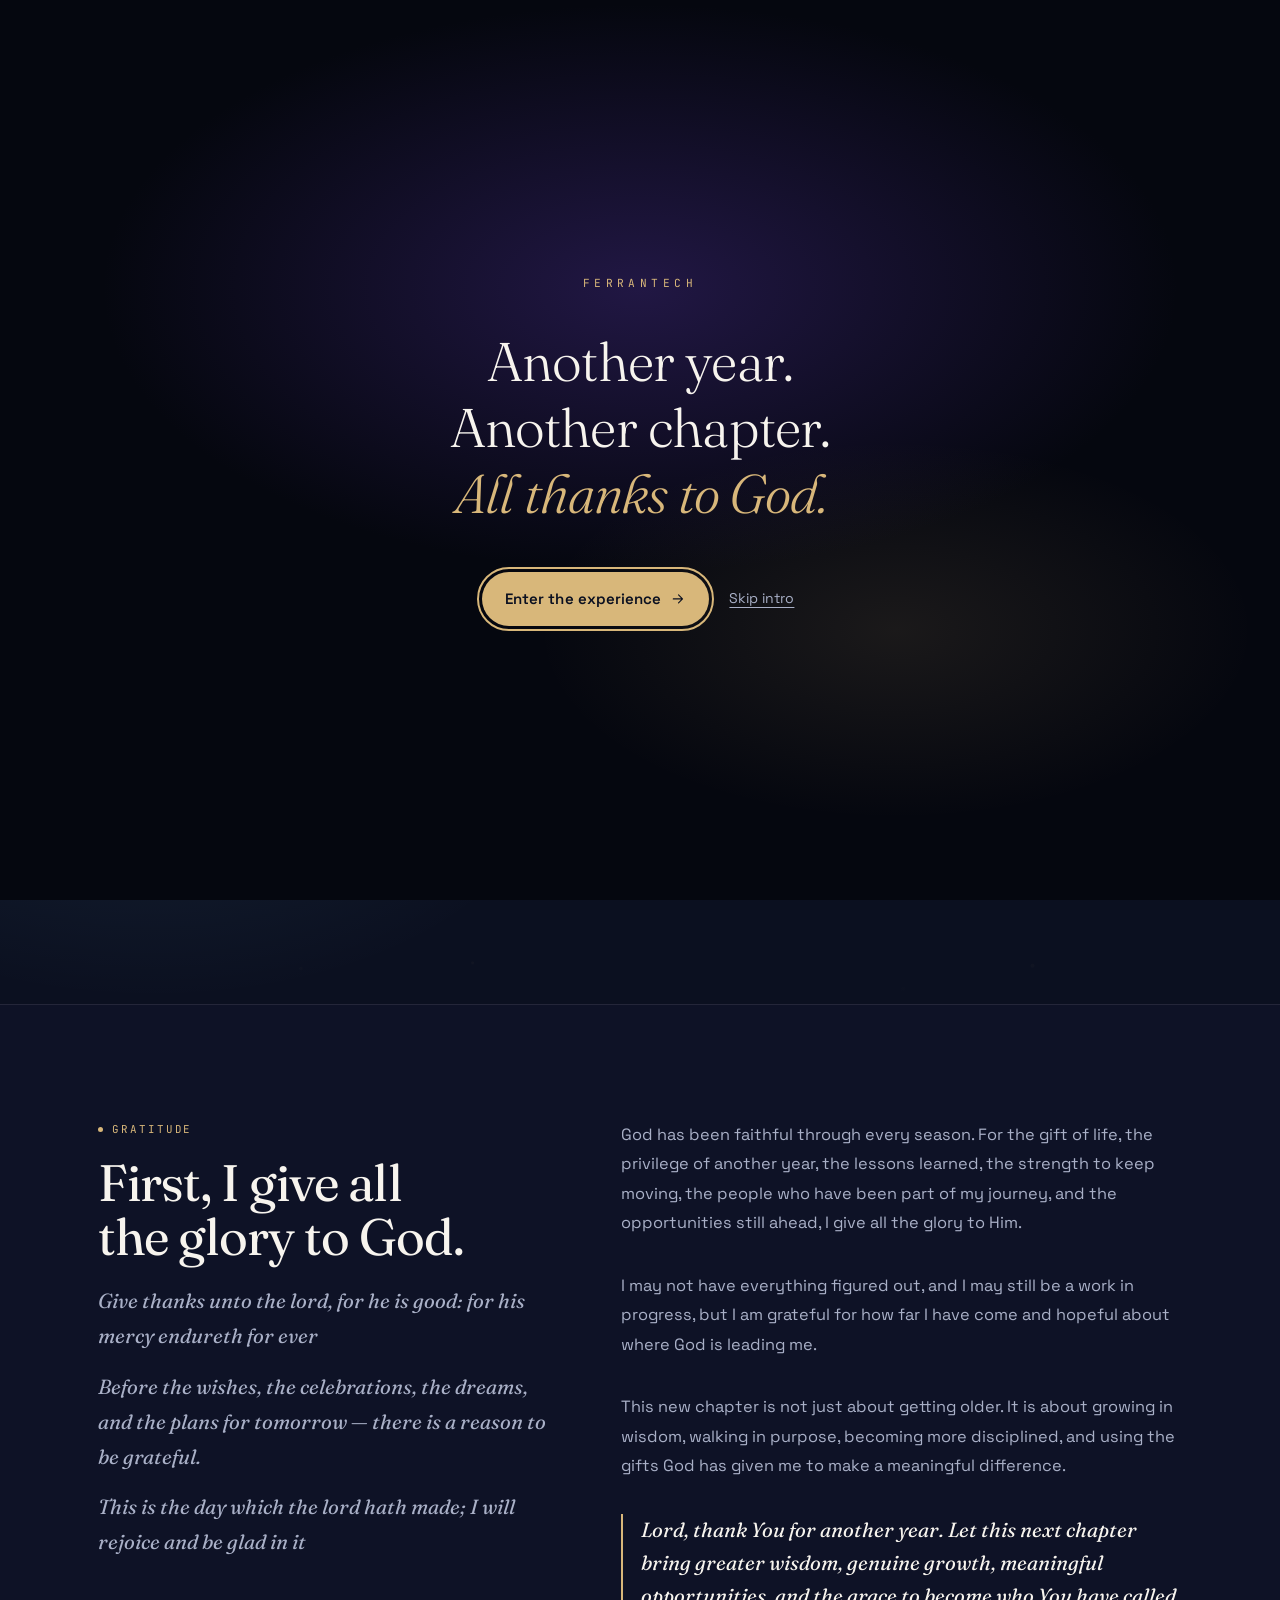
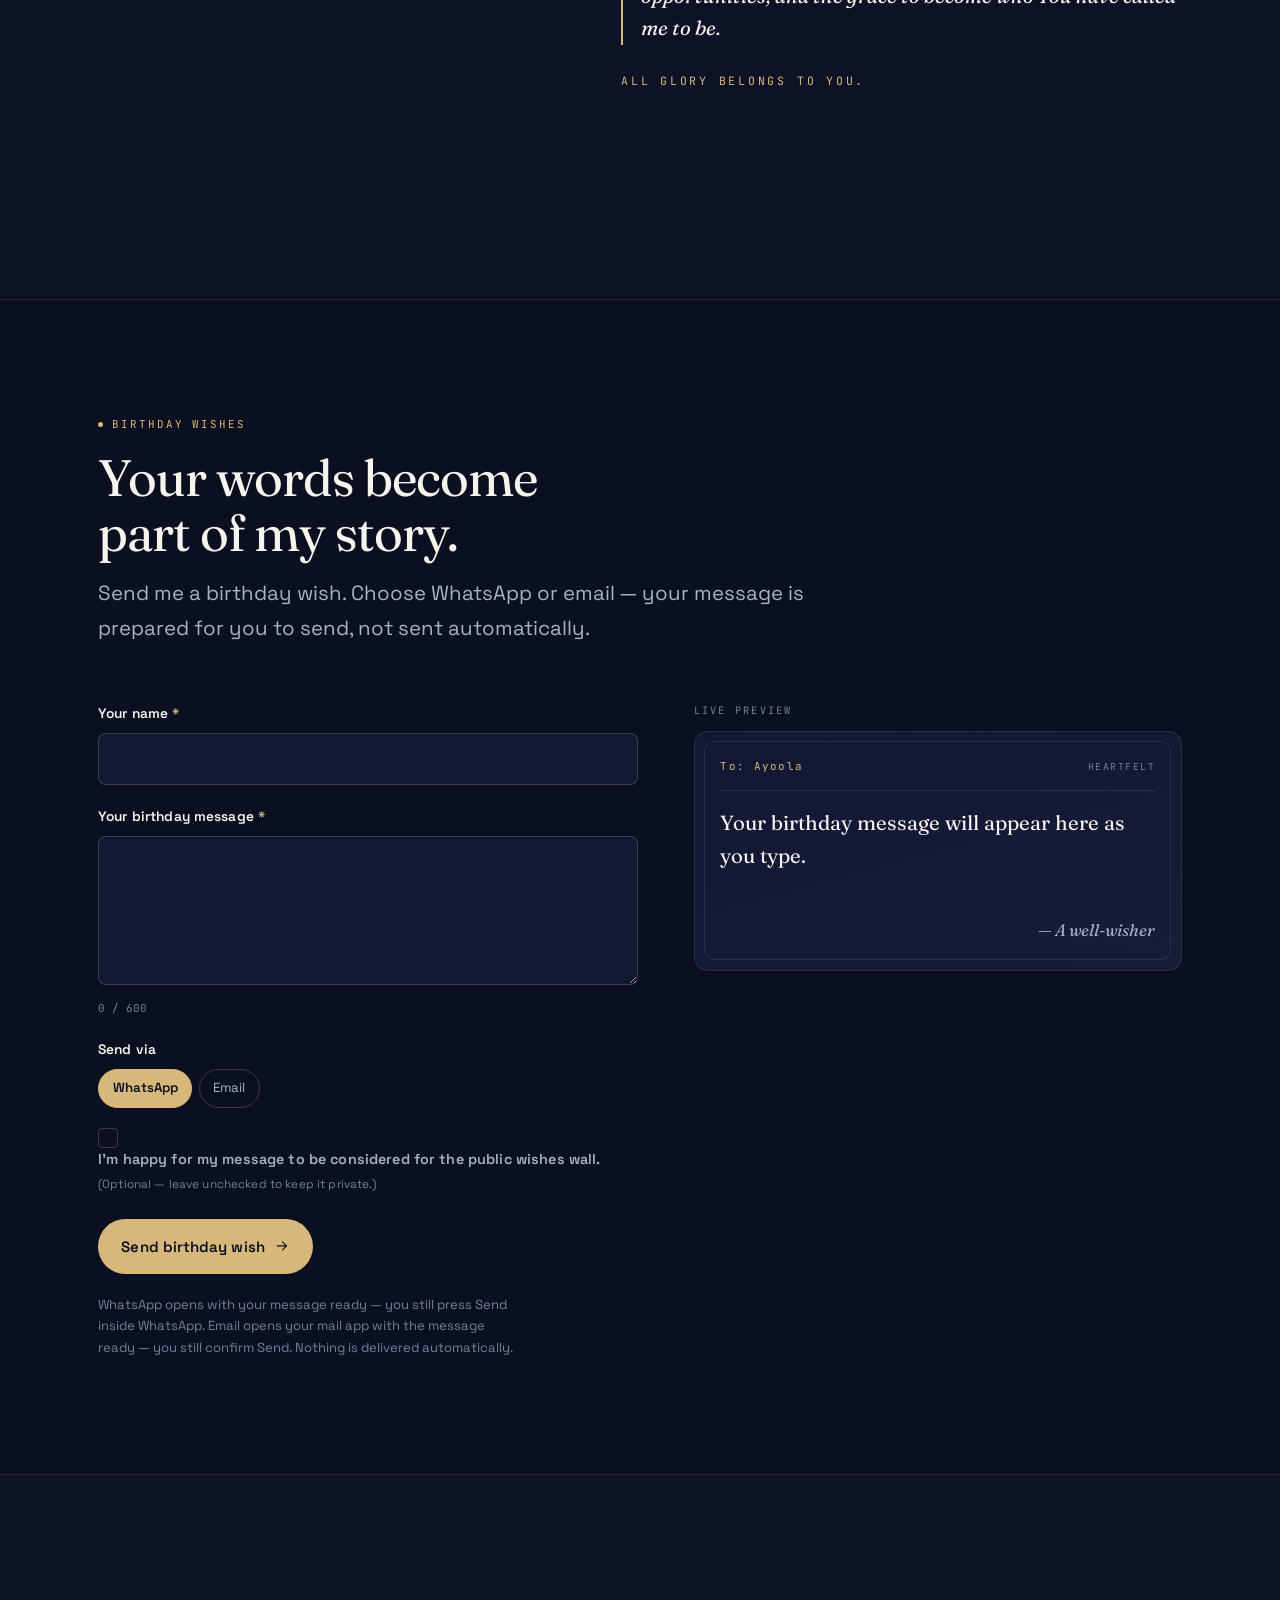
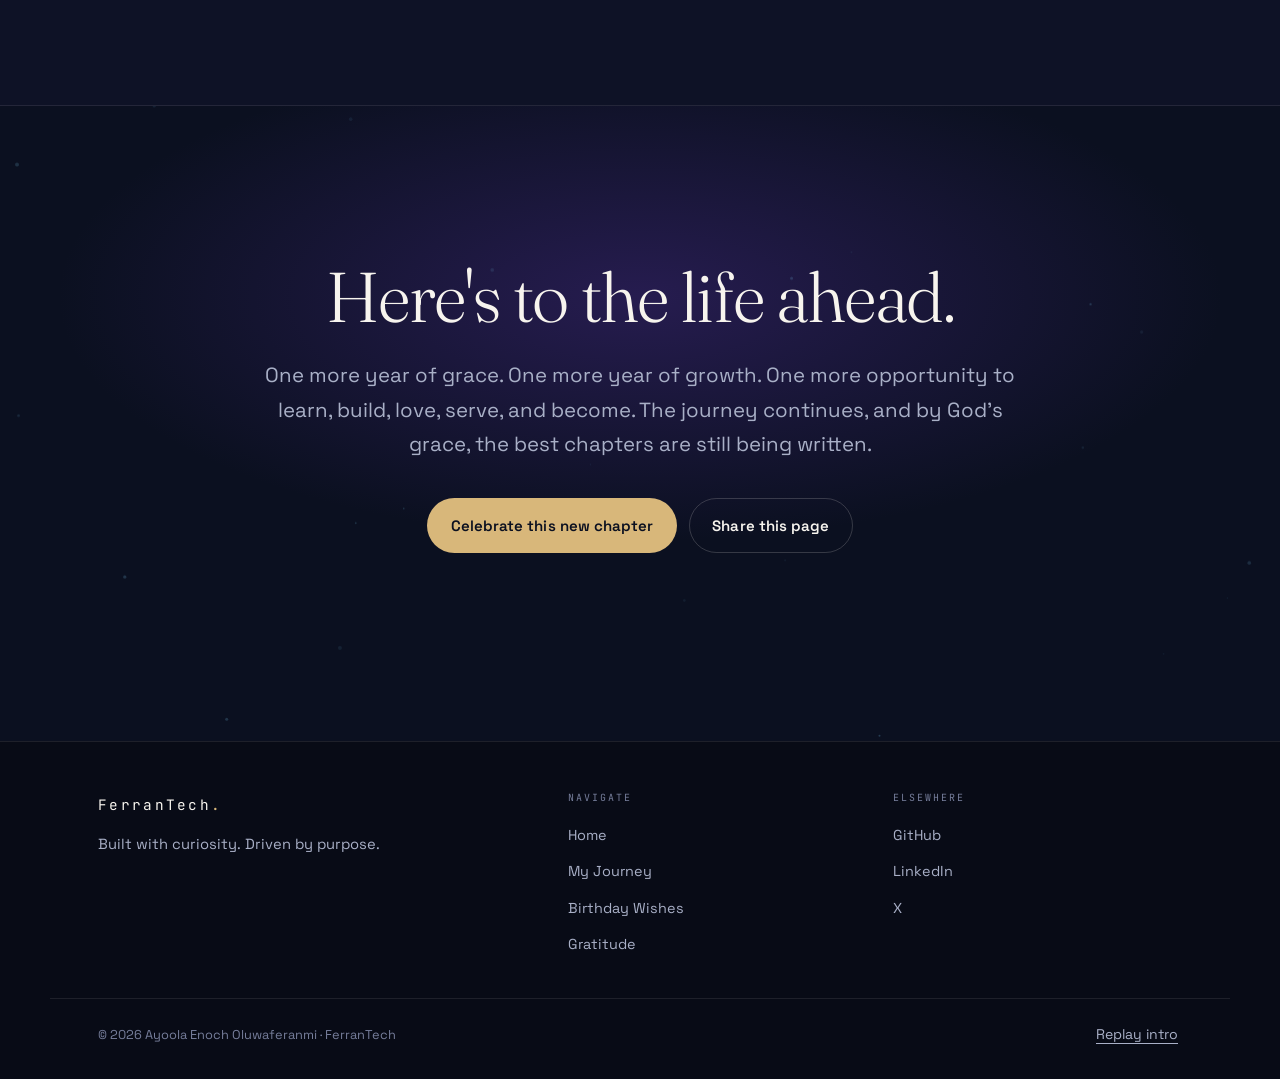
<file: index.html>
<!doctype html>
<html lang="en">
<head>
<meta charset="utf-8">
<meta name="viewport" content="width=device-width, initial-scale=1">

<title>Ayoola Enoch Oluwaferanmi · 19 October 2026 · FerranTech</title>
<meta name="description" content="A birthday experience for Ayoola Enoch Oluwaferanmi — gratitude to God, a year of growth, and the FerranTech story. 19 October 2026.">
<meta name="author" content="Ayoola Enoch Oluwaferanmi">
<meta name="theme-color" content="#0B1020">

<meta property="og:type" content="website">
<meta property="og:title" content="Ayoola Enoch Oluwaferanmi · 19 October 2026">
<meta property="og:description" content="Another year. Another chapter. All thanks to God. A birthday experience from FerranTech.">
<meta property="og:image" content="assets/img/og-birthday.png">
<meta name="twitter:card" content="summary_large_image">
<meta name="twitter:title" content="Ayoola Enoch Oluwaferanmi · 19 October 2026">
<meta name="twitter:description" content="Another year. Another chapter. All thanks to God.">
<meta name="twitter:image" content="assets/img/og-birthday.png">

<link rel="icon" href="data:image/svg+xml,%3Csvg xmlns='http://www.w3.org/2000/svg' viewBox='0 0 64 64'%3E%3Crect width='64' height='64' rx='14' fill='%230B1020'/%3E%3Ctext x='32' y='45' font-family='Georgia,serif' font-size='34' fill='%23D8B77A' text-anchor='middle'%3EF%3C/text%3E%3C/svg%3E">

<link rel="preconnect" href="https://fonts.googleapis.com">
<link rel="preconnect" href="https://fonts.gstatic.com" crossorigin>
<link href="https://fonts.googleapis.com/css2?family=Fraunces:ital,opsz,wght@0,9..144,300..600;1,9..144,300..600&family=Space+Grotesk:wght@400..600&family=JetBrains+Mono:wght@400..500&display=swap" rel="stylesheet">

<link rel="stylesheet" href="assets/css/styles.css">

<script>
  (function () {
    var d = document.documentElement;
    d.classList.add('js');
  })();
</script>

<script src="assets/css/js/data.js" defer></script>
<script src="assets/css/js/main.js" defer></script>
</head>

<body>

<a class="skip-link" href="#main">Skip to main content</a>

<!-- ============================== CINEMATIC INTRO ============================== -->
<div class="intro" id="intro" role="dialog" aria-modal="true" aria-labelledby="intro-title">
  <div class="intro-glow" aria-hidden="true"></div>

  <div class="intro-inner">
    <p class="intro-signature">FerranTech</p>

    <h1 class="intro-title" id="intro-title">
      <span class="intro-line" style="--i:0">Another year.</span>
      <span class="intro-line" style="--i:1">Another chapter.</span>
      <span class="intro-line intro-line--gold" style="--i:2">All thanks to God.</span>
    </h1>

    <div class="intro-actions">
      <button class="btn btn-gold" type="button" id="intro-enter">
        Enter the experience
        <svg class="icon" viewBox="0 0 24 24" aria-hidden="true"><path d="M5 12h14M13 6l6 6-6 6"/></svg>
      </button>
      <button class="link-quiet" type="button" id="intro-skip">Skip intro</button>
    </div>
  </div>
</div>

<!-- ============================== HEADER ============================== -->
<div class="progress-track" aria-hidden="true"><div class="progress-bar" id="progress-bar"></div></div>

<header class="site-header" id="site-header">
  <div class="container header-inner">
    <a class="brand" href="#home" aria-label="FerranTech — back to top">
      FerranTech<span class="brand-dot" aria-hidden="true">.</span>
    </a>

    <nav class="nav-desktop" aria-label="Primary">
      <ul>
        <li><a href="#home">Home</a></li>
        <li><a href="#gallery">Gallery</a></li>
        <li><a href="#wishes">Birthday Wishes</a></li>
        <li><a href="#thanksgiving">Gratitude</a></li>
      </ul>
    </nav>

    <button class="menu-toggle" id="menu-toggle" type="button"
            aria-expanded="false" aria-controls="mobile-menu" aria-label="Open menu">
      <span class="menu-bars" aria-hidden="true"><i></i><i></i></span>
    </button>
  </div>
</header>

<nav class="mobile-menu" id="mobile-menu" aria-label="Mobile">
  <ul>
    <li><a href="#home">Home</a></li>
    <li><a href="#journey">My Journey</a></li>
    <li><a href="#ferrantech">FerranTech</a></li>
    <li><a href="#wishes">Birthday Wishes</a></li>
    <li><a href="#thanksgiving">Thanksgiving</a></li>
  </ul>
</nav>

<main id="main">

  <!-- ============================== HERO ============================== -->
  <section class="hero" id="home">
    <canvas class="hero-canvas" id="hero-canvas" aria-hidden="true"></canvas>
    <div class="hero-veil" aria-hidden="true"></div>

    <div class="container hero-grid">
      <div class="hero-copy">
        <p class="eyebrow"><span class="eyebrow-dot" aria-hidden="true"></span>19 · October · 2026</p>

        <h1 class="hero-name">
          <span class="hn-line">Ayoola Enoch</span>
          <span class="hn-line hn-line--accent">Oluwaferanmi</span>
        </h1>

        <p class="hero-tagline">Growing in Grace. Building with Purpose. Becoming More.</p>

        <div class="hero-actions">
          <a class="btn btn-gold" href="#journey">
            Enter my birthday experience
            <svg class="icon" viewBox="0 0 24 24" aria-hidden="true"><path d="M5 12h14M13 6l6 6-6 6"/></svg>
          </a>
          <a class="btn btn-ghost" href="#thanksgiving">A moment of gratitude</a>
        </div>
        <p class="hero-tagline">Next Celebration: October 19, 2027 <br>The countdown to version 19.0 begins</p>
        <div class="countdown" id="countdown" aria-live="polite">
          <!-- populated by main.js -->
        </div>
      </div>

      <div class="hero-portrait-wrap">
        <div class="portrait" id="portrait">
          <div class="portrait-fallback" aria-hidden="true">
            <span class="pf-mark">F</span>
            <span class="pf-label">Portrait placeholder<br><code>assets/img/portrait.jpg</code></span>
          </div>
          <img class="portrait-img" id="portrait-img"
               src="IMG/matric.png"
               alt="Portrait of Ayoola Enoch Oluwaferanmi"
               width="900" height="1200" decoding="async">
          <span class="portrait-frame" aria-hidden="true"></span>
          <span class="portrait-badge" aria-hidden="true">FerranTech</span>
        </div>
        <p class="portrait-note">Ayoola Enoch Oluwaferanmi · 2026</p>
      </div>
    </div>

    <a class="scroll-cue" href="#thanksgiving" aria-label="Scroll to the gratitude section">
      <span class="scroll-cue-line" aria-hidden="true"></span>
      <span class="scroll-cue-text">Discover the story</span>
    </a>
  </section>

  <!-- ============================== THANKSGIVING ============================== -->
  <section class="section thanksgiving" id="thanksgiving">
    <div class="container thanks-grid">
      <div class="thanks-intro" data-reveal>
        <p class="eyebrow"><span class="eyebrow-dot" aria-hidden="true"></span>Gratitude</p>
        <h2 class="thanks-title">First, I give all the glory to God.</h2>
        <p class="thanks-sub">Give thanks unto the lord, for he is good: for his mercy endureth for ever</p>
        <p class="thanks-sub">Before the wishes, the celebrations, the dreams, and the plans for tomorrow — there is a reason to be grateful.</p>
        <p class="thanks-sub">This is the day which the lord hath made; I will rejoice and be glad in it</p>
      </div>

      <div class="thanks-body">
        <p data-reveal>God has been faithful through every season. For the gift of life, the privilege of another year, the lessons learned, the strength to keep moving, the people who have been part of my journey, and the opportunities still ahead, I give all the glory to Him.</p>

        <p data-reveal>I may not have everything figured out, and I may still be a work in progress, but I am grateful for how far I have come and hopeful about where God is leading me.</p>

        <p data-reveal>This new chapter is not just about getting older. It is about growing in wisdom, walking in purpose, becoming more disciplined, and using the gifts God has given me to make a meaningful difference.</p>

        <p class="thanks-prayer-line" data-reveal>Lord, thank You for another year. Let this next chapter bring greater wisdom, genuine growth, meaningful opportunities, and the grace to become who You have called me to be.</p>

        <p class="thanks-seal" data-reveal>All glory belongs to You.</p>

        <div class="thanks-actions" data-reveal>
          <button class="btn btn-gold" type="button" id="prayer-open">
            A prayer for my new chapter
          </button>
        </div>
      </div>
    </div>
  </section>

  <!-- ============================== JOURNEY ============================== -->
  </section>

 
  <!-- ============================== WISHES ============================== -->
  <section class="section wishes" id="wishes">
    <div class="container">
      <div class="section-head" data-reveal>
        <p class="eyebrow"><span class="eyebrow-dot" aria-hidden="true"></span>Birthday Wishes</p>
        <h2>Your words become part of my story.</h2>
        <p class="lede">Send me a birthday wish. Choose WhatsApp or email — your message is prepared for you to send, not sent automatically.</p>
      </div>

      <div class="wish-grid">
        <!-- FORM -->
        <form class="wish-form" id="wish-form" novalidate>
          <div class="field">
            <label for="w-name">Your name <span class="req">*</span></label>
            <input id="w-name" name="name" type="text" autocomplete="name" maxlength="60" required
                   aria-describedby="w-name-err">
            <p class="field-error" id="w-name-err" hidden>Please tell me your name.</p>
          </div>

    
          <div class="field">
            <label for="w-message">Your birthday message <span class="req">*</span></label>
            <textarea id="w-message" name="message" rows="5" maxlength="600" required
                      aria-describedby="w-message-err w-message-count"></textarea>
            <p class="field-hint" id="w-message-count">0 / 600</p>
            <p class="field-error" id="w-message-err" hidden>Please write your birthday message.</p>
          </div>

          <fieldset class="field fieldset">
            <legend>Send via</legend>
            <div class="chips" id="w-method">
              <label class="chip"><input type="radio" name="method" value="whatsapp" checked><span>WhatsApp</span></label>
              <label class="chip"><input type="radio" name="method" value="email"><span>Email</span></label>
            </div>
          </fieldset>

          <div class="field checkbox-field">
            <label class="check">
              <input type="checkbox" id="w-consent" name="consent">
              <span class="check-box" aria-hidden="true"></span>
              <span class="check-text">
                I'm happy for my message to be considered for the public wishes wall.
                <span class="opt">(Optional — leave unchecked to keep it private.)</span>
              </span>
            </label>
          </div>

          <div class="wish-actions">
            <button class="btn btn-gold" type="submit" id="wish-send">
              Send birthday wish
              <svg class="icon" viewBox="0 0 24 24" aria-hidden="true"><path d="M5 12h14M13 6l6 6-6 6"/></svg>
            </button>
            <p class="wish-feedback" id="wish-feedback" role="status" aria-live="polite"></p>
          </div>

          <p class="wish-note">
            WhatsApp opens with your message ready — you still press Send inside WhatsApp.
            Email opens your mail app with the message ready — you still confirm Send.
            Nothing is delivered automatically.
          </p>
        </form>

        <!-- LIVE PREVIEW -->
        <aside class="wish-preview" aria-label="Live preview of your message">
          <p class="preview-label">Live preview</p>
          <div class="letter-card" id="wish-preview-card">
            <div class="letter-header">
              <span class="letter-to">To: Ayoola</span>
              <span class="letter-mood" id="preview-mood">Heartfelt</span>
            </div>
            <p class="letter-message" id="preview-message">Your birthday message will appear here as you type.</p>
            <p class="letter-sign" id="preview-sign">— A well-wisher</p>
          </div>
        </aside>
      </div>

      <!-- WALL -->
    
    </div>
  </section>
    </div>
  </section>

  <!-- ============================== LETTER ============================== -->
  <section class="section letter-section" id="letter">
    <div class="container letter-grid">
     
    
        </div>

        <div class="sealed" id="sealed" hidden>
          <p class="sealed-line">May the person I become make the person I am today proud.</p>
          <button class="btn btn-ghost" type="button" id="letter-unseal">Reopen the letter</button>
        </div>
      </div>
    </div>
  </section>

  <!-- ============================== FINALE ============================== -->
  <section class="finale" id="finale">
    <canvas class="finale-canvas" id="finale-canvas" aria-hidden="true"></canvas>
    <div class="container finale-inner">
      <h2 class="finale-title" data-reveal>Here's to the life ahead.</h2>
      <p class="finale-copy" data-reveal>
        One more year of grace. One more year of growth. One more opportunity to learn,
        build, love, serve, and become. The journey continues, and by God's grace, the best
        chapters are still being written.
      </p>

      <div class="finale-actions" data-reveal>
        <button class="btn btn-gold" type="button" id="celebrate">Celebrate this new chapter</button>
        <button class="btn btn-ghost" type="button" id="share">Share this page</button>
        <p class="share-status" id="share-status" role="status" aria-live="polite"></p>
      </div>

      <div class="finale-message" id="finale-message" hidden>
        <p class="finale-line">Thank you, Lord, for another year.</p>
        <p class="finale-name">Ayoola Enoch Oluwaferanmi</p>
        <p class="finale-sign">FerranTech · Built with purpose.</p>
      </div>
    </div>
  </section>
</main>

<footer class="site-footer">
  <div class="container footer-grid">
    <div>
      <a class="brand" href="#home">FerranTech<span class="brand-dot" aria-hidden="true">.</span></a>
      <p class="footer-line">Built with curiosity. Driven by purpose.</p>
    </div>

    <nav aria-label="Footer">
      <p class="footer-heading">Navigate</p>
      <ul class="footer-links">
        <li><a href="#home">Home</a></li>
        <li><a href="#journey">My Journey</a></li>
        <li><a href="#wishes">Birthday Wishes</a></li>
        <li><a href="#thanksgiving">Gratitude</a></li>
      </ul>
    </nav>

    <div>
      <p class="footer-heading">Elsewhere</p>
      <ul class="footer-links">
        <li><a href="https://github.com/feranmiayoola2022-eng" target="_blank" rel="noopener noreferrer">GitHub</a></li>
        <li><a href="https://www.linkedin.com/in/ferranmi-ayoola/" target="_blank" rel="noopener noreferrer">LinkedIn</a></li>
        <li><a href="https://x.com/Web3LlamaKing" target="_blank" rel="noopener noreferrer">X</a></li>
        
      </ul>
    </div>
  </div>

  <div class="container footer-bottom">
    <p>&copy; <span id="year">2026</span> Ayoola Enoch Oluwaferanmi · FerranTech</p>
    <p>
      <button class="link-quiet" type="button" id="replay-intro">Replay intro</button>
    </p>
  </div>
</footer>

<!-- ============================== PRAYER OVERLAY ============================== -->
<dialog class="modal" id="prayer-modal" aria-labelledby="prayer-title">
  <div class="modal-inner">
    <div class="modal-bar">
      <span class="modal-eyebrow">A prayer for my new chapter</span>
      <button class="icon-btn" type="button" id="prayer-close" aria-label="Close prayer">
        <svg class="icon" viewBox="0 0 24 24" aria-hidden="true"><path d="M6 6l12 12M18 6 6 18"/></svg>
      </button>
    </div>
    <div class="modal-body">
      <h2 class="modal-title" id="prayer-title">Lord, thank You for another year.</h2>
      <p>Thank You for the gift of life, the privilege of another year, and the people who have been part of my journey.</p>
      <p>Give me the wisdom to make good decisions, the discipline to do the work that matters, the humility to keep learning, and the courage to keep going when the journey becomes difficult.</p>
      <p>Let this new chapter bring genuine growth, meaningful opportunities, and the grace to become the person You have called me to be.</p>
      <p>Guide my hands in everything I build, and let it be useful, honest, and worthy.</p>
      <p class="modal-seal">Amen.</p>
    </div>
  </div>
</dialog>

<!-- ============================== LIGHTBOX ============================== -->
<dialog class="lightbox" id="lightbox" aria-labelledby="lb-title">
  <div class="lb-inner">
    <div class="lb-bar">
      <span class="lb-count" id="lb-count">1 / 1</span>
      <button class="icon-btn" type="button" id="lb-close" aria-label="Close image viewer">
        <svg class="icon" viewBox="0 0 24 24" aria-hidden="true"><path d="M6 6l12 12M18 6 6 18"/></svg>
      </button>
    </div>
    <div class="lb-stage">
      <button class="lb-nav lb-prev" type="button" id="lb-prev" aria-label="Previous image">
        <svg class="icon" viewBox="0 0 24 24" aria-hidden="true"><path d="M15 6l-6 6 6 6"/></svg>
      </button>
      <div class="lb-art" id="lb-art"></div>
      <button class="lb-nav lb-next" type="button" id="lb-next" aria-label="Next image">
        <svg class="icon" viewBox="0 0 24 24" aria-hidden="true"><path d="M9 6l6 6-6 6"/></svg>
      </button>
    </div>
    <div class="lb-meta">
      <p class="lb-caption" id="lb-caption"></p>
    </div>
  </div>
</dialog>

</body>
</html>
</file>
<file: assets/css/styles.css>
/* ==========================================================================
   FerranTech — Birthday Experience
   Sections:
   1. Tokens
   2. Reset & base
   3. Type & utilities
   4. Buttons, chips, fields
   5. Intro
   6. Header & nav & progress
   7. Hero & portrait & countdown
   8. Thanksgiving & modal
   9. Journey
   10. FerranTech & pillars & projects
   11. Wishes form + preview + wall
   12. Gallery + lightbox
   13. Letter
   14. Finale
   15. Footer
   16. Motion & responsive
   ========================================================================== */

/* 1. TOKENS =============================================================== */
:root {
  --font-display: "Fraunces", "Iowan Old Style", Georgia, serif;
  --font-sans: "Space Grotesk", system-ui, -apple-system, "Segoe UI", Roboto, sans-serif;
  --font-mono: "JetBrains Mono", ui-monospace, SFMono-Regular, Menlo, Consolas, monospace;

  --step--1: clamp(0.78rem, 0.75rem + 0.14vw, 0.85rem);
  --step-0: clamp(0.98rem, 0.94rem + 0.2vw, 1.05rem);
  --step-1: clamp(1.1rem, 1.02rem + 0.34vw, 1.28rem);
  --step-2: clamp(1.32rem, 1.16rem + 0.7vw, 1.7rem);
  --step-3: clamp(1.68rem, 1.4rem + 1.2vw, 2.35rem);
  --step-4: clamp(2.05rem, 1.6rem + 2vw, 3.2rem);
  --step-5: clamp(2.4rem, 1.7rem + 3.4vw, 4.4rem);
  --step-6: clamp(2.9rem, 1.8rem + 5vw, 6rem);

  --gutter: clamp(1.15rem, 4vw, 3rem);
  --container: 1180px;
  --header-h: 68px;

  --radius-sm: 8px;
  --radius-md: 14px;
  --radius-lg: 22px;

  --ease: cubic-bezier(0.2, 0.7, 0.2, 1);
  --dur: 0.4s;

  --navy: #0B1020;
  --purple: #38246F;
  --ice: #83D8FF;
  --gold: #D8B77A;
  --ivory: #F7F4EE;
  --lavender: #B8A7FF;

  --bg: var(--navy);
  --bg-soft: #0E1226;
  --surface: #121732;
  --surface-2: #171C3A;
  --border: rgba(247, 244, 238, 0.09);
  --border-strong: rgba(247, 244, 238, 0.18);
  --text: var(--ivory);
  --muted: #A9B0C7;
  --faint: #767E9B;
  --gold-ink: #0B1020;
  --focus: var(--gold);
  --shadow-1: 0 1px 2px rgba(0, 0, 0, 0.35);
  --shadow-2: 0 30px 70px -32px rgba(0, 0, 0, 0.85);
  --glow-gold: rgba(216, 183, 122, 0.18);
  --glow-ice: rgba(131, 216, 255, 0.16);
}

/* 2. RESET & BASE ========================================================= */
*, *::before, *::after { box-sizing: border-box; }

html {
  scroll-behavior: smooth;
  scroll-padding-top: calc(var(--header-h) + 20px);
  overflow-x: clip;
  -webkit-text-size-adjust: 100%;
}

body {
  margin: 0;
  background: var(--bg);
  color: var(--text);
  font-family: var(--font-sans);
  font-size: var(--step-0);
  line-height: 1.7;
  overflow-x: clip;
  -webkit-font-smoothing: antialiased;
  text-rendering: optimizeLegibility;
}

body.is-locked { overflow: hidden; }

img, svg, canvas, video { display: block; max-width: 100%; }
button { font: inherit; color: inherit; }
[hidden] { display: none !important; }

::selection { background: var(--gold); color: var(--gold-ink); }

:focus-visible {
  outline: 2px solid var(--focus);
  outline-offset: 3px;
  border-radius: 5px;
}
:focus:not(:focus-visible) { outline: none; }

.skip-link {
  position: fixed;
  left: 1rem;
  top: -100px;
  z-index: 300;
  padding: 0.7rem 1rem;
  background: var(--gold);
  color: var(--gold-ink);
  border-radius: var(--radius-sm);
  text-decoration: none;
  font-weight: 600;
  transition: top 0.2s var(--ease);
}
.skip-link:focus { top: 0.75rem; }

.sr-only {
  position: absolute;
  width: 1px; height: 1px;
  padding: 0; margin: -1px;
  overflow: hidden;
  clip: rect(0 0 0 0);
  white-space: nowrap;
  border: 0;
}

/* 3. TYPE & UTILITIES ==================================================== */
.container {
  width: 100%;
  max-width: var(--container);
  margin-inline: auto;
  padding-inline: var(--gutter);
}

.section { padding-block: clamp(4rem, 9vw, 8rem); }
section[id] { scroll-margin-top: calc(var(--header-h) + 16px); }

h1, h2, h3, h4 { margin: 0; text-wrap: balance; }

h2 {
  font-family: var(--font-display);
  font-weight: 400;
  font-size: var(--step-4);
  line-height: 1.06;
  letter-spacing: -0.02em;
}

h3 {
  font-family: var(--font-sans);
  font-weight: 600;
  font-size: var(--step-1);
  line-height: 1.3;
}

h4 { font-family: var(--font-sans); font-weight: 600; font-size: 1rem; }
p { margin: 0; }
p + p { margin-top: 1rem; }
a { color: var(--gold); text-underline-offset: 3px; }

.lede { font-size: var(--step-1); color: var(--muted); max-width: 64ch; }
.muted { color: var(--muted); }

.eyebrow {
  display: flex;
  align-items: center;
  gap: 0.55rem;
  margin: 0 0 1.1rem;
  font-family: var(--font-mono);
  font-size: 0.68rem;
  letter-spacing: 0.18em;
  text-transform: uppercase;
  color: var(--gold);
}
.eyebrow-dot {
  width: 5px; height: 5px;
  border-radius: 50%;
  background: var(--gold);
  flex: none;
}

.section-head { max-width: 720px; margin-bottom: clamp(2rem, 4.5vw, 3.5rem); }
.section-head h2 { margin-bottom: 1rem; }

.section-sub { margin-top: clamp(3rem, 6vw, 5rem); }
.section-sub-head { max-width: 640px; margin-bottom: 1.75rem; }
.section-sub-head h3 { font-family: var(--font-display); font-weight: 400; font-size: var(--step-2); margin-bottom: 0.5rem; }

.icon {
  width: 1.05em; height: 1.05em;
  fill: none;
  stroke: currentColor;
  stroke-width: 1.7;
  stroke-linecap: round;
  stroke-linejoin: round;
  flex: none;
}

/* 4. BUTTONS, CHIPS, FIELDS ============================================== */
.btn {
  display: inline-flex;
  align-items: center;
  gap: 0.55rem;
  padding: 0.85rem 1.4rem;
  border-radius: 999px;
  border: 1px solid transparent;
  font-family: var(--font-sans);
  font-size: 0.94rem;
  font-weight: 600;
  letter-spacing: 0.005em;
  text-decoration: none;
  cursor: pointer;
  transition: transform var(--dur) var(--ease), background var(--dur), border-color var(--dur), color var(--dur);
}
.btn-gold { background: var(--gold); color: var(--gold-ink); }
.btn-gold:hover { transform: translateY(-2px); }
.btn-ghost {
  background: transparent;
  border-color: var(--border-strong);
  color: var(--text);
}
.btn-ghost:hover { border-color: var(--gold); color: var(--gold); }

.link-quiet {
  background: none;
  border: 0;
  padding: 0.25rem;
  color: var(--muted);
  font-size: 0.88rem;
  text-decoration: underline;
  text-underline-offset: 4px;
  cursor: pointer;
}
.link-quiet:hover { color: var(--gold); }

.icon-btn {
  display: inline-grid;
  place-items: center;
  width: 38px; height: 38px;
  border-radius: 50%;
  border: 1px solid var(--border-strong);
  background: transparent;
  color: var(--text);
  cursor: pointer;
  transition: background var(--dur), border-color var(--dur), color var(--dur);
}
.icon-btn:hover { background: var(--gold); border-color: var(--gold); color: var(--gold-ink); }
.icon-btn svg { width: 16px; height: 16px; }

.field { margin-bottom: 1.25rem; }
.field > label, .fieldset > legend {
  display: block;
  margin-bottom: 0.5rem;
  font-size: 0.86rem;
  font-weight: 600;
  letter-spacing: 0.01em;
}
.req { color: var(--gold); }
.opt { color: var(--faint); font-weight: 400; font-size: 0.82em; }

input[type="text"], textarea {
  width: 100%;
  padding: 0.8rem 0.95rem;
  background: var(--surface);
  border: 1px solid var(--border-strong);
  border-radius: var(--radius-sm);
  color: var(--text);
  font-family: var(--font-sans);
  font-size: 0.95rem;
  line-height: 1.6;
  transition: border-color var(--dur), background var(--dur);
}
input[type="text"]:focus, textarea:focus { border-color: var(--gold); }
input[aria-invalid="true"], textarea[aria-invalid="true"] { border-color: #E88; }

textarea { resize: vertical; min-height: 90px; }

.field-hint { margin-top: 0.35rem; font-family: var(--font-mono); font-size: 0.68rem; color: var(--faint); }
.field-error { margin-top: 0.35rem; font-size: 0.82rem; color: #FF9A9A; }

.fieldset { border: 0; padding: 0; margin: 0 0 1.25rem; }
.fieldset legend { padding: 0; }

.chips { display: flex; flex-wrap: wrap; gap: 0.4rem; }
.chip { position: relative; cursor: pointer; }
.chip input {
  position: absolute;
  opacity: 0;
  inset: 0;
  cursor: pointer;
}
.chip span {
  display: inline-block;
  padding: 0.45rem 0.85rem;
  border: 1px solid var(--border-strong);
  border-radius: 999px;
  font-size: 0.83rem;
  color: var(--muted);
  transition: background var(--dur), color var(--dur), border-color var(--dur);
}
.chip input:checked + span {
  background: var(--gold);
  border-color: var(--gold);
  color: var(--gold-ink);
  font-weight: 600;
}
.chip input:focus-visible + span { outline: 2px solid var(--focus); outline-offset: 2px; }

.checkbox-field { margin-top: 1.1rem; }
.check {
  display: grid;
  grid-template-columns: 20px 1fr;
  gap: 0.7rem;
  align-items: start;
  cursor: pointer;
}
.check input { position: absolute; opacity: 0; width: 0; height: 0; }
.check-box {
  width: 20px; height: 20px;
  border: 1px solid var(--border-strong);
  border-radius: 4px;
  margin-top: 0.22rem;
  display: grid;
  place-items: center;
  transition: background var(--dur), border-color var(--dur);
}
.check-box::after {
  content: "";
  width: 9px; height: 5px;
  border-left: 2px solid var(--gold-ink);
  border-bottom: 2px solid var(--gold-ink);
  transform: rotate(-45deg) scale(0);
  transition: transform 0.2s var(--ease);
  margin-top: -2px;
}
.check input:checked + .check-box { background: var(--gold); border-color: var(--gold); }
.check input:checked + .check-box::after { transform: rotate(-45deg) scale(1); }
.check input:focus-visible + .check-box { outline: 2px solid var(--focus); outline-offset: 3px; }
.check-text { font-size: 0.9rem; color: var(--muted); line-height: 1.5; }

/* 5. INTRO =============================================================== */
.intro {
  position: fixed;
  inset: 0;
  z-index: 250;
  display: grid;
  place-items: center;
  padding: var(--gutter);
  background: #05070F;
  transition: opacity 0.7s var(--ease), visibility 0.7s;
}
.intro.is-done { opacity: 0; visibility: hidden; pointer-events: none; }

.intro-glow {
  position: absolute;
  inset: 0;
  background:
    radial-gradient(60% 45% at 50% 32%, rgba(56, 36, 111, 0.55), transparent 70%),
    radial-gradient(40% 30% at 70% 70%, rgba(216, 183, 122, 0.10), transparent 70%);
  pointer-events: none;
}

.intro-inner {
  position: relative;
  text-align: center;
  max-width: 760px;
}

.intro-signature {
  font-family: var(--font-mono);
  font-size: 0.7rem;
  letter-spacing: 0.4em;
  text-transform: uppercase;
  color: var(--gold);
  margin-bottom: 2.25rem;
  opacity: 0;
  animation: fadeUp 0.9s var(--ease) 0.15s forwards;
}

.intro-title {
  font-family: var(--font-display);
  font-weight: 300;
  font-size: clamp(1.6rem, 1rem + 3.5vw, 3.4rem);
  line-height: 1.22;
  letter-spacing: -0.015em;
  margin: 0 0 2.75rem;
}
.intro-line {
  display: block;
  opacity: 0;
  animation: fadeUp 0.9s var(--ease) forwards;
  animation-delay: calc(0.55s + var(--i) * 0.45s);
}
.intro-line--gold { color: var(--gold); font-style: italic; }

.intro-actions {
  display: flex;
  flex-direction: column;
  align-items: center;
  gap: 1rem;
  opacity: 0;
  animation: fadeUp 0.9s var(--ease) 2.15s forwards;
}

@keyframes fadeUp {
  from { opacity: 0; transform: translateY(14px); }
  to   { opacity: 1; transform: none; }
}

/* 6. HEADER, NAV, PROGRESS ============================================== */
.progress-track {
  position: fixed;
  top: 0; left: 0; right: 0;
  height: 2px;
  z-index: 80;
  background: transparent;
  pointer-events: none;
}
.progress-bar {
  height: 100%;
  width: 0%;
  background: linear-gradient(90deg, var(--gold), var(--ice));
  transition: width 0.1s linear;
}

.site-header {
  position: sticky;
  top: 0;
  z-index: 60;
  min-height: var(--header-h);
  border-bottom: 1px solid transparent;
  transition: background var(--dur), border-color var(--dur);
}
@supports (backdrop-filter: blur(12px)) {
  .site-header {
    background: color-mix(in srgb, var(--bg) 72%, transparent);
    backdrop-filter: blur(16px) saturate(130%);
  }
}
.site-header.is-scrolled { border-bottom-color: var(--border); }

.header-inner {
  display: flex;
  align-items: center;
  justify-content: space-between;
  gap: 1rem;
  min-height: var(--header-h);
}

.brand {
  font-family: var(--font-mono);
  font-size: 0.9rem;
  letter-spacing: 0.16em;
  color: var(--text);
  text-decoration: none;
  white-space: nowrap;
}
.brand-dot { color: var(--gold); }

.nav-desktop { display: none; }
.nav-desktop ul { display: flex; gap: 0.1rem; list-style: none; margin: 0; padding: 0; }
.nav-desktop a {
  display: inline-block;
  padding: 0.5rem 0.75rem;
  border-radius: 999px;
  font-size: 0.85rem;
  color: var(--muted);
  text-decoration: none;
  transition: color var(--dur), background var(--dur);
}
.nav-desktop a:hover { color: var(--text); background: rgba(247, 244, 238, 0.05); }
.nav-desktop a[aria-current="true"] { color: var(--gold); }

.menu-toggle {
  display: grid;
  place-items: center;
  width: 40px; height: 40px;
  border-radius: 50%;
  border: 1px solid var(--border-strong);
  background: transparent;
  cursor: pointer;
}
.menu-bars { display: grid; gap: 5px; width: 16px; }
.menu-bars i { display: block; height: 1.6px; background: currentColor; border-radius: 2px; transition: transform 0.25s var(--ease); }
.menu-toggle[aria-expanded="true"] .menu-bars i:first-child { transform: translateY(3.3px) rotate(45deg); }
.menu-toggle[aria-expanded="true"] .menu-bars i:last-child { transform: translateY(-3.3px) rotate(-45deg); }

.mobile-menu {
  position: fixed;
  top: var(--header-h);
  left: 0; right: 0;
  z-index: 55;
  max-height: calc(100dvh - var(--header-h));
  overflow-y: auto;
  padding: 0.5rem var(--gutter) 1.75rem;
  background: var(--bg-soft);
  border-bottom: 1px solid var(--border);
  opacity: 0;
  visibility: hidden;
  transform: translateY(-8px);
  transition: opacity 0.25s var(--ease), transform 0.25s var(--ease), visibility 0.25s;
}
.mobile-menu.is-open { opacity: 1; visibility: visible; transform: none; }
.mobile-menu ul { list-style: none; margin: 0; padding: 0; }
.mobile-menu a {
  display: block;
  padding: 0.95rem 0.25rem;
  border-bottom: 1px solid var(--border);
  color: var(--text);
  font-size: 1.02rem;
  text-decoration: none;
}
.mobile-menu li:last-child a { border-bottom: 0; }

/* 7. HERO ================================================================ */
.hero {
  position: relative;
  padding-block: clamp(2.5rem, 6vw, 5rem) clamp(4rem, 9vw, 8rem);
  overflow: hidden;
  isolation: isolate;
}
.hero-canvas { position: absolute; inset: 0; width: 100%; height: 100%; z-index: -1; opacity: 0.75; }
.hero-veil {
  position: absolute;
  inset: 0;
  z-index: -1;
  background:
    radial-gradient(70% 55% at 78% 25%, rgba(56, 36, 111, 0.55), transparent 65%),
    radial-gradient(45% 35% at 12% 75%, rgba(131, 216, 255, 0.08), transparent 70%),
    linear-gradient(180deg, transparent 60%, var(--bg) 100%);
  pointer-events: none;
}

.hero-grid {
  position: relative;
  display: grid;
  gap: clamp(2.5rem, 6vw, 4.5rem);
  align-items: center;
}

.hero-name {
  font-family: var(--font-display);
  font-weight: 300;
  font-size: var(--step-6);
  line-height: 0.98;
  letter-spacing: -0.03em;
  margin-bottom: 1.5rem;
}
.hn-line { display: block; }
.hn-line--accent { color: var(--gold); font-style: italic; font-weight: 400; }

.hero-tagline {
  font-size: var(--step-1);
  color: var(--muted);
  max-width: 34ch;
  margin-bottom: 2rem;
}

.hero-actions { display: flex; flex-wrap: wrap; gap: 0.75rem; margin-bottom: 2.25rem; }

.countdown {
  display: flex;
  flex-wrap: wrap;
  gap: clamp(0.75rem, 2vw, 1.6rem);
  align-items: flex-end;
  padding-top: 1.5rem;
  border-top: 1px solid var(--border);
  max-width: 460px;
}
.cd-unit { display: grid; gap: 0.2rem; }
.cd-num {
  font-family: var(--font-display);
  font-weight: 300;
  font-size: clamp(1.7rem, 1.1rem + 2.2vw, 2.7rem);
  line-height: 1;
  color: var(--text);
  font-variant-numeric: tabular-nums;
}
.cd-label {
  font-family: var(--font-mono);
  font-size: 0.6rem;
  letter-spacing: 0.2em;
  text-transform: uppercase;
  color: var(--faint);
}
.cd-state {
  font-family: var(--font-display);
  font-size: clamp(1.3rem, 1rem + 1.4vw, 2rem);
  color: var(--gold);
  font-style: italic;
  line-height: 1.2;
}
.cd-sub { margin-top: 0.35rem; font-size: 0.85rem; color: var(--muted); }

.hero-portrait-wrap { position: relative; max-width: 480px; justify-self: center; width: 100%; }

.portrait {
  position: relative;
  aspect-ratio: 3 / 4;
  border-radius: var(--radius-lg);
  overflow: hidden;
  background: linear-gradient(160deg, var(--surface-2), var(--surface));
  border: 1px solid var(--border);
  box-shadow: var(--shadow-2);
  isolation: isolate;
}
.portrait::after {
  content: "";
  position: absolute;
  inset: 0;
  background:
    radial-gradient(70% 55% at 50% 0%, rgba(216, 183, 122, 0.16), transparent 62%),
    linear-gradient(180deg, transparent 55%, rgba(5, 7, 15, 0.55));
  pointer-events: none;
}

.portrait-fallback {
  position: absolute;
  inset: 0;
  display: grid;
  place-content: center;
  justify-items: center;
  gap: 1rem;
  text-align: center;
  padding: 2rem;
}
.pf-mark {
  font-family: var(--font-display);
  font-size: clamp(4rem, 12vw, 7rem);
  font-weight: 300;
  line-height: 1;
  color: var(--gold);
  opacity: 0.35;
}
.pf-label {
  font-family: var(--font-mono);
  font-size: 0.68rem;
  letter-spacing: 0.08em;
  line-height: 1.8;
  color: var(--faint);
}
.pf-label code { color: var(--muted); }

.portrait-img {
  position: absolute;
  inset: 0;
  width: 100%;
  height: 100%;
  object-fit: cover;
  object-position: center 30%;
  opacity: 0;
  transition: opacity 0.9s var(--ease);
}
.portrait-img.is-loaded { opacity: 1; }
.portrait-img.is-loaded { animation: kenBurns 26s ease-in-out infinite alternate; }

@keyframes kenBurns {
  from { transform: scale(1) translate3d(0, 0, 0); }
  to   { transform: scale(1.08) translate3d(0, -1.5%, 0); }
}

.portrait-frame {
  position: absolute;
  inset: 0.75rem;
  border: 1px solid rgba(247, 244, 238, 0.16);
  border-radius: calc(var(--radius-lg) - 6px);
  pointer-events: none;
  z-index: 2;
}
.portrait-badge {
  position: absolute;
  left: 1.35rem; bottom: 1.35rem;
  z-index: 3;
  font-family: var(--font-mono);
  font-size: 0.58rem;
  letter-spacing: 0.24em;
  text-transform: uppercase;
  color: var(--gold);
  opacity: 0.85;
}
.portrait-note {
  margin-top: 0.9rem;
  text-align: center;
  font-family: var(--font-mono);
  font-size: 0.66rem;
  letter-spacing: 0.16em;
  text-transform: uppercase;
  color: var(--faint);
}

.scroll-cue {
  display: inline-flex;
  align-items: center;
  gap: 0.7rem;
  margin-top: clamp(2.5rem, 6vw, 4rem);
  margin-left: var(--gutter);
  text-decoration: none;
  color: var(--muted);
}
.scroll-cue-line {
  width: 1px;
  height: 42px;
  background: linear-gradient(to bottom, transparent, var(--gold));
  position: relative;
  overflow: hidden;
}
.scroll-cue-line::after {
  content: "";
  position: absolute;
  inset: 0;
  background: var(--gold);
  animation: cueDrop 2.4s ease-in-out infinite;
}
@keyframes cueDrop {
  0%   { transform: translateY(-100%); }
  60%  { transform: translateY(100%); }
  100% { transform: translateY(100%); }
}
.scroll-cue-text {
  font-family: var(--font-mono);
  font-size: 0.62rem;
  letter-spacing: 0.24em;
  text-transform: uppercase;
}
.scroll-cue:hover .scroll-cue-text { color: var(--gold); }

/* 8. THANKSGIVING & MODAL =============================================== */
.thanksgiving { background: var(--bg-soft); border-block: 1px solid var(--border); }

.thanks-grid { display: grid; gap: clamp(2rem, 5vw, 4rem); }
.thanks-title { margin-bottom: 1.25rem; }
.thanks-sub { font-size: var(--step-1); color: var(--muted); font-family: var(--font-display); font-style: italic; }

.thanks-body { display: grid; gap: 1.1rem; align-content: start; }
.thanks-body > p { color: var(--muted); font-size: 1.02rem; line-height: 1.8; }
.thanks-prayer-line {
  color: var(--text) !important;
  padding-left: 1.15rem;
  border-left: 2px solid var(--gold);
  font-family: var(--font-display);
  font-style: italic;
  font-size: var(--step-1) !important;
  line-height: 1.6 !important;
}
.thanks-seal {
  color: var(--gold) !important;
  font-family: var(--font-mono);
  font-size: 0.72rem !important;
  letter-spacing: 0.24em;
  text-transform: uppercase;
  margin-top: 0.5rem;
}
.thanks-actions { margin-top: 1.25rem; }

.modal {
  width: min(640px, calc(100vw - 2rem));
  max-height: 88dvh;
  padding: 0;
  border: 0;
  background: transparent;
  color: var(--text);
  overflow: visible;
}
.modal::backdrop { background: rgba(5, 7, 15, 0.82); backdrop-filter: blur(6px); }

.modal-inner {
  display: flex;
  flex-direction: column;
  max-height: 88dvh;
  border: 1px solid var(--border-strong);
  border-radius: var(--radius-lg);
  background: var(--surface);
  box-shadow: var(--shadow-2);
  overflow: hidden;
}
.modal-bar {
  display: flex;
  align-items: center;
  justify-content: space-between;
  gap: 1rem;
  padding: 0.8rem 0.8rem 0.8rem 1.4rem;
  border-bottom: 1px solid var(--border);
}
.modal-eyebrow {
  font-family: var(--font-mono);
  font-size: 0.64rem;
  letter-spacing: 0.18em;
  text-transform: uppercase;
  color: var(--gold);
}
.modal-body {
  padding: 1.75rem 1.6rem 2rem;
  overflow-y: auto;
  display: grid;
  gap: 1rem;
  color: var(--muted);
}
.modal-title {
  font-family: var(--font-display);
  font-weight: 400;
  font-size: var(--step-2);
  color: var(--text);
  margin-bottom: 0.4rem;
}
.modal-seal {
  font-family: var(--font-display);
  font-style: italic;
  color: var(--gold);
  font-size: var(--step-1);
  margin-top: 0.5rem;
}

/* 9. JOURNEY ============================================================= */
.journey-quote {
  margin: 0 0 clamp(2.5rem, 5vw, 4rem);
  max-width: 780px;
  padding-left: 1.5rem;
  border-left: 2px solid var(--gold);
  font-family: var(--font-display);
  font-weight: 300;
  font-style: italic;
  font-size: var(--step-2);
  line-height: 1.55;
  color: var(--text);
  text-wrap: pretty;
}

.journal {
  list-style: none;
  margin: 0;
  padding: 0;
  display: grid;
  gap: 0;
  max-width: 900px;
}
.j-panel {
  display: grid;
  gap: 0.75rem;
  padding: clamp(1.5rem, 3vw, 2.4rem) 0;
  border-top: 1px solid var(--border);
  grid-template-columns: 3rem 1fr;
}
.j-panel:last-child { border-bottom: 1px solid var(--border); }
.j-index {
  font-family: var(--font-mono);
  font-size: 0.7rem;
  letter-spacing: 0.1em;
  color: var(--gold);
  padding-top: 0.45rem;
}
.j-content h3 {
  font-family: var(--font-display);
  font-weight: 400;
  font-size: var(--step-2);
  margin-bottom: 0.6rem;
}
.j-content p { color: var(--muted); max-width: 62ch; }

/* 10. FERRANTECH ========================================================= */
.ferrantech { background: var(--bg-soft); border-block: 1px solid var(--border); }

.emblem-row {
  display: flex;
  flex-direction: column;
  align-items: center;
  gap: 1.5rem;
  padding-block: clamp(2rem, 4vw, 3.5rem);
}

.emblem {
  position: relative;
  width: clamp(150px, 30vw, 200px);
  aspect-ratio: 1;
  border: 0;
  background: transparent;
  cursor: pointer;
  display: grid;
  place-items: center;
  border-radius: 50%;
}
.emblem-mono {
  position: relative;
  z-index: 2;
  font-family: var(--font-display);
  font-weight: 300;
  font-size: clamp(3rem, 8vw, 4.5rem);
  line-height: 1;
  color: var(--gold);
  transition: transform 0.6s var(--ease), color 0.4s;
}
.emblem-ring {
  position: absolute;
  inset: 0;
  border: 1px solid var(--border-strong);
  border-radius: 50%;
  transition: transform 0.8s var(--ease), border-color 0.4s;
}
.emblem-ring--2 {
  inset: 12%;
  border-color: var(--border);
  border-style: dashed;
}
.emblem-word {
  position: absolute;
  bottom: -0.2rem;
  font-family: var(--font-mono);
  font-size: 0.6rem;
  letter-spacing: 0.32em;
  text-transform: uppercase;
  color: var(--faint);
  opacity: 0;
  transform: translateY(6px);
  transition: opacity 0.4s var(--ease), transform 0.4s var(--ease);
}
.emblem:hover .emblem-ring,
.emblem:focus-visible .emblem-ring { transform: scale(1.08); border-color: var(--gold); }
.emblem:hover .emblem-ring--2,
.emblem:focus-visible .emblem-ring--2 { transform: scale(0.94) rotate(20deg); }
.emblem:hover .emblem-mono,
.emblem:focus-visible .emblem-mono { transform: scale(1.05); }
.emblem:hover .emblem-word,
.emblem:focus-visible .emblem-word { opacity: 1; transform: none; }

.emblem-reveal {
  font-family: var(--font-display);
  font-style: italic;
  font-size: var(--step-1);
  color: var(--muted);
  text-align: center;
  max-width: 30ch;
  margin: 0;
}

.pillars {
  display: grid;
  gap: 1.1rem;
  margin-top: clamp(1.5rem, 4vw, 2.5rem);
}
.pillar {
  padding: 1.6rem;
  border: 1px solid var(--border);
  border-radius: var(--radius-md);
  background: var(--surface);
}
.pillar-label {
  font-family: var(--font-mono);
  font-size: 0.66rem;
  letter-spacing: 0.24em;
  text-transform: uppercase;
  color: var(--gold);
  margin: 0 0 0.75rem;
}
.pillar h3 {
  font-family: var(--font-display);
  font-weight: 400;
  font-size: var(--step-2);
  margin-bottom: 0.6rem;
}
.pillar p { color: var(--muted); font-size: 0.94rem; }

.projects { display: grid; gap: 1.1rem; }

.project {
  display: grid;
  border: 1px solid var(--border);
  border-radius: var(--radius-md);
  background: var(--surface);
  overflow: hidden;
  transition: transform var(--dur) var(--ease), border-color var(--dur);
}
.project:hover { transform: translateY(-3px); border-color: var(--border-strong); }

.project-art {
  aspect-ratio: 16 / 10;
  background: linear-gradient(150deg, var(--surface-2), var(--surface));
  position: relative;
  overflow: hidden;
}
.project-art svg { width: 100%; height: 100%; }

.project-body { padding: 1.35rem; display: flex; flex-direction: column; gap: 0.7rem; }
.project-title { font-family: var(--font-display); font-weight: 400; font-size: var(--step-1); }
.project-desc { font-size: 0.92rem; color: var(--muted); }

.project-links { display: flex; flex-wrap: wrap; gap: 0.5rem; margin-top: auto; padding-top: 0.4rem; }
.link-btn {
  display: inline-flex;
  align-items: center;
  gap: 0.4rem;
  padding: 0.45rem 0.8rem;
  border: 1px solid var(--border-strong);
  border-radius: 999px;
  font-size: 0.8rem;
  color: var(--text);
  text-decoration: none;
  transition: background var(--dur), color var(--dur), border-color var(--dur);
}
.link-btn:hover { background: var(--gold); border-color: var(--gold); color: var(--gold-ink); }

.placeholder-chip {
  display: inline-flex;
  align-items: center;
  padding: 0.45rem 0.75rem;
  border: 1px dashed var(--border-strong);
  border-radius: 999px;
  font-family: var(--font-mono);
  font-size: 0.62rem;
  letter-spacing: 0.08em;
  text-transform: uppercase;
  color: var(--faint);
}

/* 11. WISHES ============================================================= */
.wish-grid { display: grid; gap: clamp(2rem, 5vw, 3.5rem); }

.wish-form { max-width: 560px; }

.wish-actions { display: flex; flex-wrap: wrap; align-items: center; gap: 1rem; margin-top: 1.5rem; }
.wish-feedback { font-size: 0.86rem; color: var(--muted); margin: 0; }
.wish-feedback.is-error { color: #FF9A9A; }
.wish-feedback.is-ok { color: var(--ice); }

.wish-note { margin-top: 1.25rem; font-size: 0.82rem; color: var(--faint); line-height: 1.65; max-width: 52ch; }

.wish-preview { align-self: start; position: sticky; top: calc(var(--header-h) + 1.5rem); }

.preview-label {
  font-family: var(--font-mono);
  font-size: 0.64rem;
  letter-spacing: 0.22em;
  text-transform: uppercase;
  color: var(--faint);
  margin: 0 0 0.75rem;
}

.letter-card {
  position: relative;
  padding: 1.6rem;
  border: 1px solid var(--border);
  border-radius: var(--radius-md);
  background: linear-gradient(165deg, var(--surface), var(--surface-2));
  box-shadow: var(--shadow-1);
  min-height: 240px;
  display: flex;
  flex-direction: column;
}
.letter-card::before {
  content: "";
  position: absolute;
  inset: 0.6rem;
  border: 1px solid var(--border);
  border-radius: calc(var(--radius-md) - 4px);
  pointer-events: none;
}
.letter-header {
  display: flex;
  align-items: baseline;
  justify-content: space-between;
  gap: 1rem;
  padding-bottom: 0.9rem;
  border-bottom: 1px solid var(--border);
  margin-bottom: 1rem;
}
.letter-to { font-family: var(--font-mono); font-size: 0.68rem; letter-spacing: 0.12em; color: var(--gold); }
.letter-mood {
  font-family: var(--font-mono);
  font-size: 0.6rem;
  letter-spacing: 0.16em;
  text-transform: uppercase;
  color: var(--faint);
  text-align: right;
}
.letter-message {
  font-family: var(--font-display);
  font-size: var(--step-1);
  line-height: 1.6;
  color: var(--text);
  white-space: pre-wrap;
  overflow-wrap: anywhere;
  flex: 1;
}
.letter-sign {
  margin-top: 1.1rem;
  font-family: var(--font-display);
  font-style: italic;
  color: var(--muted);
  text-align: right;
}

.wall { margin-top: clamp(3rem, 7vw, 5rem); }

.wall-grid {
  display: grid;
  gap: 1rem;
}
.wish-note-card {
  padding: 1.4rem;
  border: 1px solid var(--border);
  border-radius: var(--radius-md);
  background: var(--surface);
  display: flex;
  flex-direction: column;
  gap: 0.75rem;
}
.wish-note-card--sample { background: var(--surface-2); }
.wish-badge {
  align-self: flex-start;
  font-family: var(--font-mono);
  font-size: 0.58rem;
  letter-spacing: 0.16em;
  text-transform: uppercase;
  padding: 0.24rem 0.5rem;
  border-radius: 4px;
  border: 1px solid var(--border-strong);
  color: var(--faint);
}
.wish-badge--sample { color: var(--lavender); border-color: rgba(184, 167, 255, 0.35); }
.wish-badge--yours { color: var(--gold); border-color: var(--glow-gold); }

.wish-text {
  font-family: var(--font-display);
  font-size: 1.02rem;
  line-height: 1.65;
  color: var(--text);
  white-space: pre-wrap;
  overflow-wrap: anywhere;
}
.wish-from { font-family: var(--font-mono); font-size: 0.68rem; letter-spacing: 0.08em; color: var(--faint); margin: 0; }
.wall-empty { color: var(--faint); font-size: 0.9rem; }

/* 12. GALLERY & LIGHTBOX ================================================ */
.gallery-section { background: var(--bg-soft); border-block: 1px solid var(--border); }

.featured-photo { margin-bottom: 1.1rem; }
.featured-photo .photo-frame { aspect-ratio: 16 / 9; }
.featured-photo .photo-frame::after {
  content: "";
  position: absolute;
  inset: auto 0 0 0;
  height: 55%;
  background: linear-gradient(to top, rgba(5, 7, 15, 0.85), transparent);
  pointer-events: none;
}
.featured-caption {
  position: absolute;
  left: 1.5rem; bottom: 1.25rem; right: 1.5rem;
  z-index: 2;
  font-family: var(--font-display);
  font-size: var(--step-1);
  color: var(--ivory);
}

.gallery-grid {
  display: grid;
  grid-template-columns: repeat(2, minmax(0, 1fr));
  gap: 0.9rem;
}

.photo-item { grid-column: span 1; }
.photo-item--wide { grid-column: span 2; }
.photo-item--tall .photo-frame { aspect-ratio: 3 / 4; }

.photo-frame {
  position: relative;
  width: 100%;
  aspect-ratio: 4 / 3;
  border: 1px solid var(--border);
  border-radius: var(--radius-md);
  overflow: hidden;
  background:
    radial-gradient(100% 80% at 20% 0%, rgba(56, 36, 111, 0.55), transparent 65%),
    linear-gradient(160deg, var(--surface-2), var(--surface));
  cursor: zoom-in;
  padding: 0;
  display: block;
  transition: border-color var(--dur), transform var(--dur) var(--ease);
}
.photo-frame:hover { border-color: var(--border-strong); transform: translateY(-2px); }
.photo-frame img {
  width: 100%; height: 100%;
  object-fit: cover;
  transition: transform 0.7s var(--ease);
}
.photo-frame:hover img { transform: scale(1.04); }

.photo-placeholder {
  position: absolute;
  inset: 0;
  display: grid;
  place-items: center;
  padding: 1rem;
  text-align: center;
}
.photo-placeholder p {
  font-family: var(--font-mono);
  font-size: 0.62rem;
  letter-spacing: 0.12em;
  line-height: 1.8;
  color: var(--faint);
}
.photo-caption {
  position: absolute;
  left: 1rem; bottom: 0.85rem; right: 1rem;
  z-index: 2;
  font-size: 0.82rem;
  color: var(--ivory);
  text-shadow: 0 1px 3px rgba(0, 0, 0, 0.6);
}
.photo-frame::after {
  content: "";
  position: absolute;
  inset: auto 0 0 0;
  height: 45%;
  background: linear-gradient(to top, rgba(5, 7, 15, 0.75), transparent);
  pointer-events: none;
}

/* Lightbox */
.lightbox {
  width: min(1000px, calc(100vw - 2rem));
  max-height: 92dvh;
  padding: 0;
  border: 0;
  background: transparent;
  color: var(--text);
}
.lightbox::backdrop { background: rgba(5, 7, 15, 0.9); backdrop-filter: blur(6px); }

.lb-inner {
  display: flex;
  flex-direction: column;
  max-height: 92dvh;
  border: 1px solid var(--border-strong);
  border-radius: var(--radius-lg);
  background: var(--surface);
  overflow: hidden;
}
.lb-bar {
  display: flex;
  align-items: center;
  justify-content: space-between;
  gap: 1rem;
  padding: 0.6rem 0.6rem 0.6rem 1.2rem;
  border-bottom: 1px solid var(--border);
}
.lb-count { font-family: var(--font-mono); font-size: 0.7rem; color: var(--faint); }
.lb-close { width: 34px; height: 34px; }

.lb-stage { position: relative; flex: 1; min-height: 0; background: var(--bg-soft); }
.lb-art {
  width: 100%;
  height: min(62dvh, 620px);
  display: grid;
  place-items: center;
  background:
    radial-gradient(100% 80% at 20% 0%, rgba(56, 36, 111, 0.55), transparent 65%),
    linear-gradient(160deg, var(--surface-2), var(--surface));
}
.lb-art img { width: 100%; height: 100%; object-fit: contain; }
.lb-art .photo-placeholder p { font-size: 0.72rem; max-width: 34ch; }

.lb-nav {
  position: absolute;
  top: 50%;
  transform: translateY(-50%);
  display: grid;
  place-items: center;
  width: 42px; height: 42px;
  border-radius: 50%;
  border: 1px solid var(--border-strong);
  background: rgba(11, 16, 32, 0.7);
  color: var(--text);
  cursor: pointer;
  backdrop-filter: blur(6px);
}
.lb-nav:hover { background: var(--gold); color: var(--gold-ink); border-color: var(--gold); }
.lb-nav:disabled { opacity: 0.3; cursor: default; }
.lb-nav:disabled:hover { background: rgba(11, 16, 32, 0.7); color: var(--text); border-color: var(--border-strong); }
.lb-prev { left: 0.75rem; }
.lb-next { right: 0.75rem; }
.lb-nav svg { width: 18px; height: 18px; }

.lb-meta { padding: 1rem 1.3rem 1.2rem; border-top: 1px solid var(--border); }
.lb-caption { font-family: var(--font-display); font-size: 1.02rem; color: var(--text); margin: 0; }

/* 13. LETTER ============================================================= */
.letter-section { background: var(--bg-soft); border-block: 1px solid var(--border); }
.letter-grid { display: grid; gap: clamp(2rem, 5vw, 4rem); }
.letter-note {
  margin-top: 1.5rem;
  padding: 1rem 1.15rem;
  border: 1px solid var(--border);
  border-left: 2px solid var(--ice);
  border-radius: 0 var(--radius-sm) var(--radius-sm) 0;
  font-size: 0.88rem;
  color: var(--muted);
  line-height: 1.7;
}
.letter-note strong { color: var(--text); }

.writer-sheet {
  padding: 1.4rem;
  border: 1px solid var(--border);
  border-radius: var(--radius-md);
  background: var(--surface);
}
.letter-input {
  width: 100%;
  min-height: 240px;
  padding: 1rem;
  background: var(--bg-soft);
  border: 1px solid var(--border);
  border-radius: var(--radius-sm);
  color: var(--text);
  font-family: var(--font-display);
  font-size: 1.02rem;
  line-height: 1.75;
  resize: vertical;
}
.letter-input:focus { border-color: var(--gold); }

.writer-actions {
  display: flex;
  flex-wrap: wrap;
  gap: 0.6rem;
  margin-top: 1rem;
}
.writer-status {
  margin-top: 0.9rem;
  min-height: 1.3em;
  font-family: var(--font-mono);
  font-size: 0.7rem;
  letter-spacing: 0.06em;
  color: var(--ice);
  margin-bottom: 0;
}

.sealed {
  padding: clamp(2rem, 5vw, 3rem);
  border: 1px solid var(--gold);
  border-radius: var(--radius-md);
  background: linear-gradient(165deg, var(--surface), var(--surface-2));
  text-align: center;
  display: grid;
  gap: 1.5rem;
  justify-items: center;
}
.sealed-line {
  font-family: var(--font-display);
  font-style: italic;
  font-size: var(--step-2);
  line-height: 1.5;
  color: var(--text);
  max-width: 28ch;
}

/* 14. FINALE ============================================================= */
.finale {
  position: relative;
  padding-block: clamp(5rem, 12vw, 10rem);
  overflow: hidden;
  isolation: isolate;
  background:
    radial-gradient(65% 55% at 50% 30%, rgba(56, 36, 111, 0.6), transparent 70%),
    var(--navy);
}
.finale-canvas { position: absolute; inset: 0; width: 100%; height: 100%; z-index: -1; }

.finale-inner { text-align: center; display: grid; justify-items: center; gap: 1.5rem; }
.finale-title {
  font-family: var(--font-display);
  font-weight: 300;
  font-size: var(--step-5);
  line-height: 1.05;
  max-width: 16ch;
}
.finale-copy { max-width: 58ch; color: var(--muted); font-size: var(--step-1); }

.finale-actions { display: flex; flex-wrap: wrap; gap: 0.75rem; justify-content: center; margin-top: 0.75rem; }
.share-status {
  flex-basis: 100%;
  margin: 0.5rem 0 0;
  min-height: 1.3em;
  font-family: var(--font-mono);
  font-size: 0.7rem;
  color: var(--ice);
}

.finale-message { display: grid; gap: 0.6rem; margin-top: 2rem; }
.finale-line {
  font-family: var(--font-display);
  font-style: italic;
  font-size: var(--step-3);
  color: var(--gold);
}
.finale-name {
  font-family: var(--font-mono);
  font-size: 0.72rem;
  letter-spacing: 0.24em;
  text-transform: uppercase;
  color: var(--text);
}
.finale-sign {
  font-family: var(--font-mono);
  font-size: 0.66rem;
  letter-spacing: 0.16em;
  text-transform: uppercase;
  color: var(--faint);
}

/* 15. FOOTER ============================================================= */
.site-footer {
  padding-block: 3rem 1.75rem;
  border-top: 1px solid var(--border);
  background: #080B16;
}
.footer-grid { display: grid; gap: 2.25rem; }
.footer-line { margin-top: 0.8rem; color: var(--muted); max-width: 34ch; font-size: 0.92rem; }
.footer-heading {
  margin: 0 0 0.8rem;
  font-family: var(--font-mono);
  font-size: 0.62rem;
  letter-spacing: 0.2em;
  text-transform: uppercase;
  color: var(--faint);
}
.footer-links { list-style: none; margin: 0; padding: 0; display: grid; gap: 0.5rem; }
.footer-links a { color: var(--muted); text-decoration: none; font-size: 0.9rem; }
.footer-links a:hover { color: var(--gold); text-decoration: underline; text-underline-offset: 4px; }

.footer-bottom {
  display: flex;
  flex-wrap: wrap;
  justify-content: space-between;
  align-items: center;
  gap: 0.5rem;
  margin-top: 2.5rem;
  padding-top: 1.25rem;
  border-top: 1px solid var(--border);
  font-size: 0.8rem;
  color: var(--faint);
}
.footer-bottom p { margin: 0; }

/* 16. MOTION & RESPONSIVE =============================================== */
.js [data-reveal] {
  opacity: 0;
  transform: translateY(20px);
  transition: opacity 0.8s var(--ease), transform 0.8s var(--ease);
}
.js [data-reveal].is-in { opacity: 1; transform: none; }
.featured-photo{
  width: 100%;
  height: 100%;
  object-fit: cover;
  display: grid;
  border-radius: inherit;
  grid-template-columns: repeat(3, 1fr);
  gap: 20px;

}
.gallery-grid{
  display: grid;
  grid-template-columns: repeat(3, 1fr);
  gap: 20px;
  width: 100%;
}

@media (min-width: 560px) {
  .wall-grid { grid-template-columns: repeat(2, minmax(0, 1fr)); }
  .pillars { grid-template-columns: repeat(3, minmax(0, 1fr)); }
  .intro-actions { flex-direction: row; justify-content: center; }
}

@media (min-width: 900px) {
  .nav-desktop { display: block; }
  .menu-toggle { display: none; }
  .mobile-menu { display: none; }

  .thanks-grid { grid-template-columns: minmax(0, 0.9fr) minmax(0, 1.1fr); }
  .thanks-intro { position: sticky; top: calc(var(--header-h) + 2rem); align-self: start; }

  .wish-grid { grid-template-columns: minmax(0, 1.05fr) minmax(0, 0.95fr); }

  .project { grid-template-columns: minmax(0, 0.9fr) minmax(0, 1.1fr); }
  .project-art { aspect-ratio: auto; min-height: 100%; }

  .gallery-grid { grid-template-columns: repeat(4, minmax(0, 1fr)); }
  .photo-item--wide { grid-column: span 2; }

  .letter-grid { grid-template-columns: minmax(0, 0.9fr) minmax(0, 1.1fr); }

  .footer-grid { grid-template-columns: 1.5fr 1fr 1fr; }
  .wall-grid { grid-template-columns: repeat(3, minmax(0, 1fr)); }
}

@media (min-width: 1000px) {
  .hero-grid { grid-template-columns: minmax(0, 1.05fr) minmax(0, 0.95fr); }
  .hero-portrait-wrap { max-width: 100%; justify-self: end; }
  .portrait { max-width: 440px; margin-left: auto; }
}

@media (prefers-reduced-motion: reduce) {
  html { scroll-behavior: auto; }

  *, *::before, *::after {
    animation-duration: 0.001ms !important;
    animation-delay: 0ms !important;
    animation-iteration-count: 1 !important;
    transition-duration: 0.001ms !important;
  }

  .intro-line, .intro-signature, .intro-actions { opacity: 1; animation: none; }
  .portrait-img.is-loaded { animation: none; }
  .scroll-cue-line::after { display: none; }
  .js [data-reveal] { opacity: 1; transform: none; }
  .btn-gold:hover, .project:hover, .photo-frame:hover, .photo-frame:hover img { transform: none; }
}
</file>
